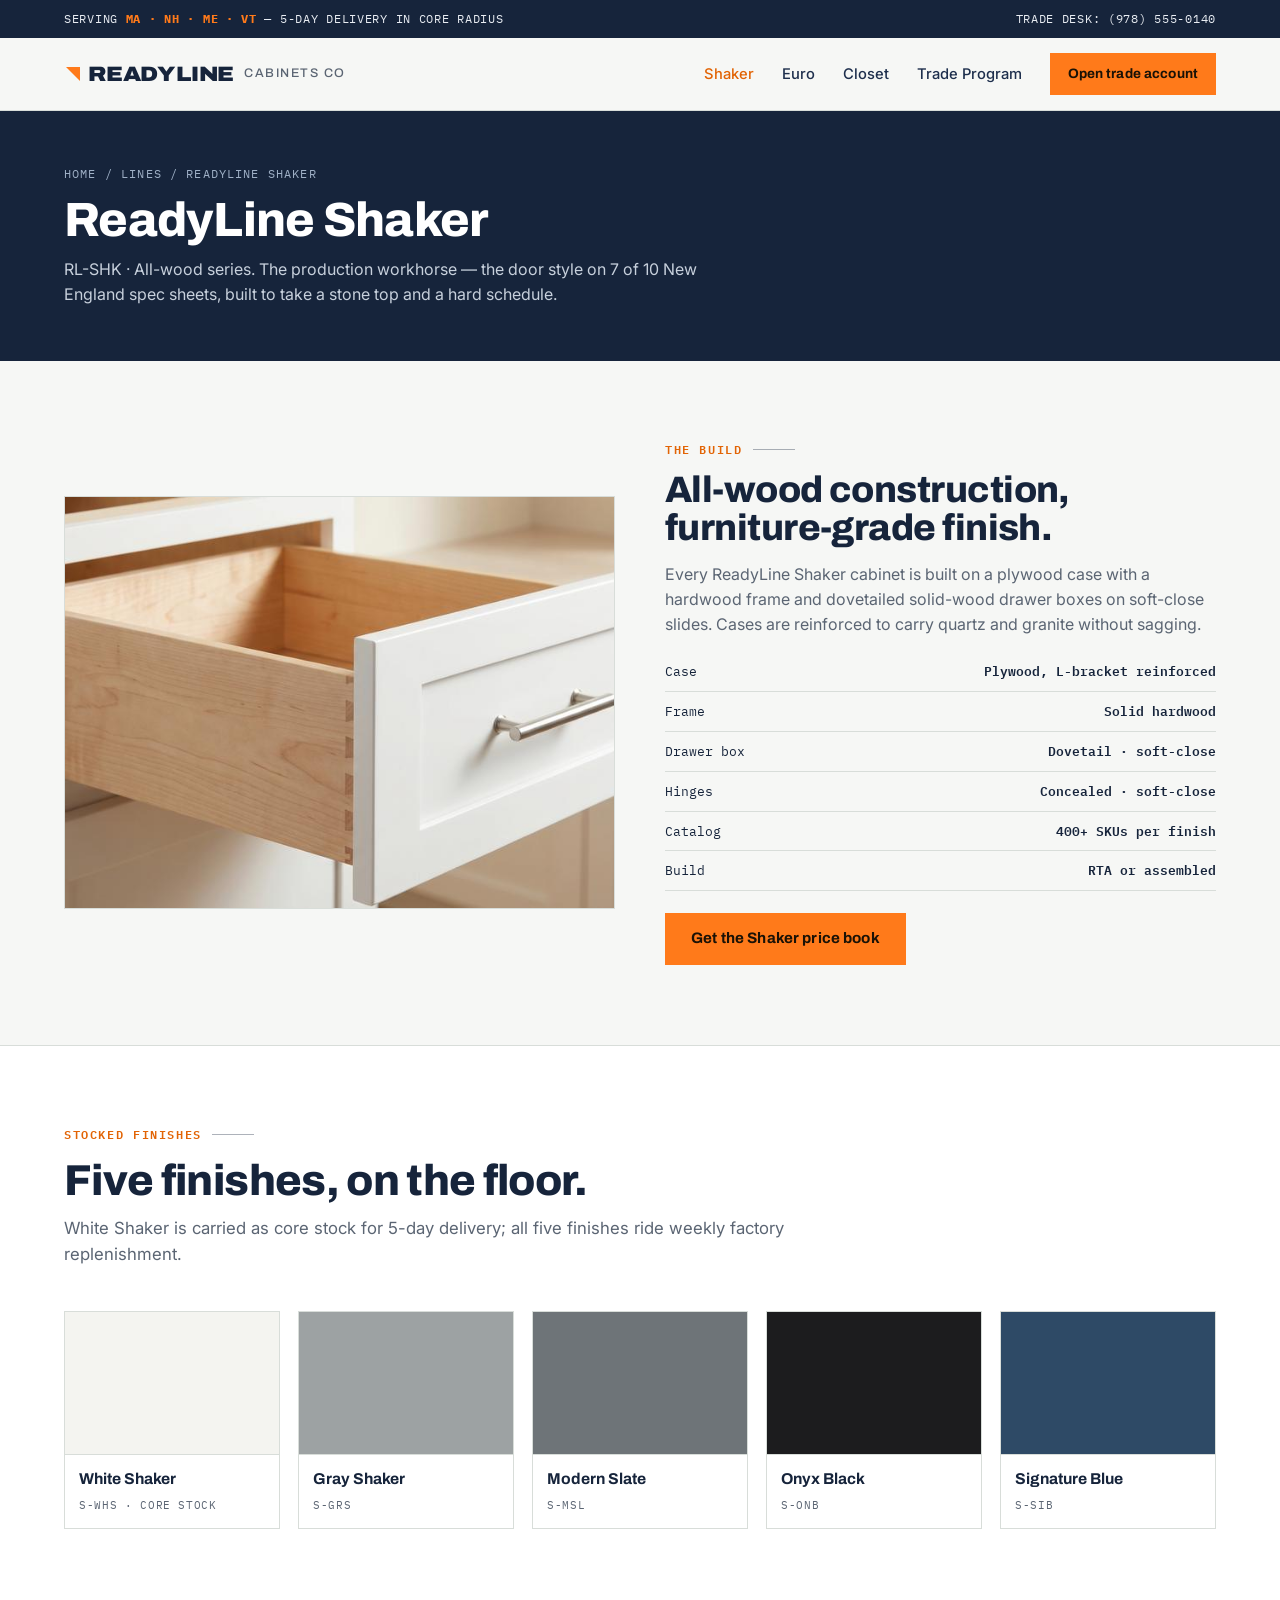
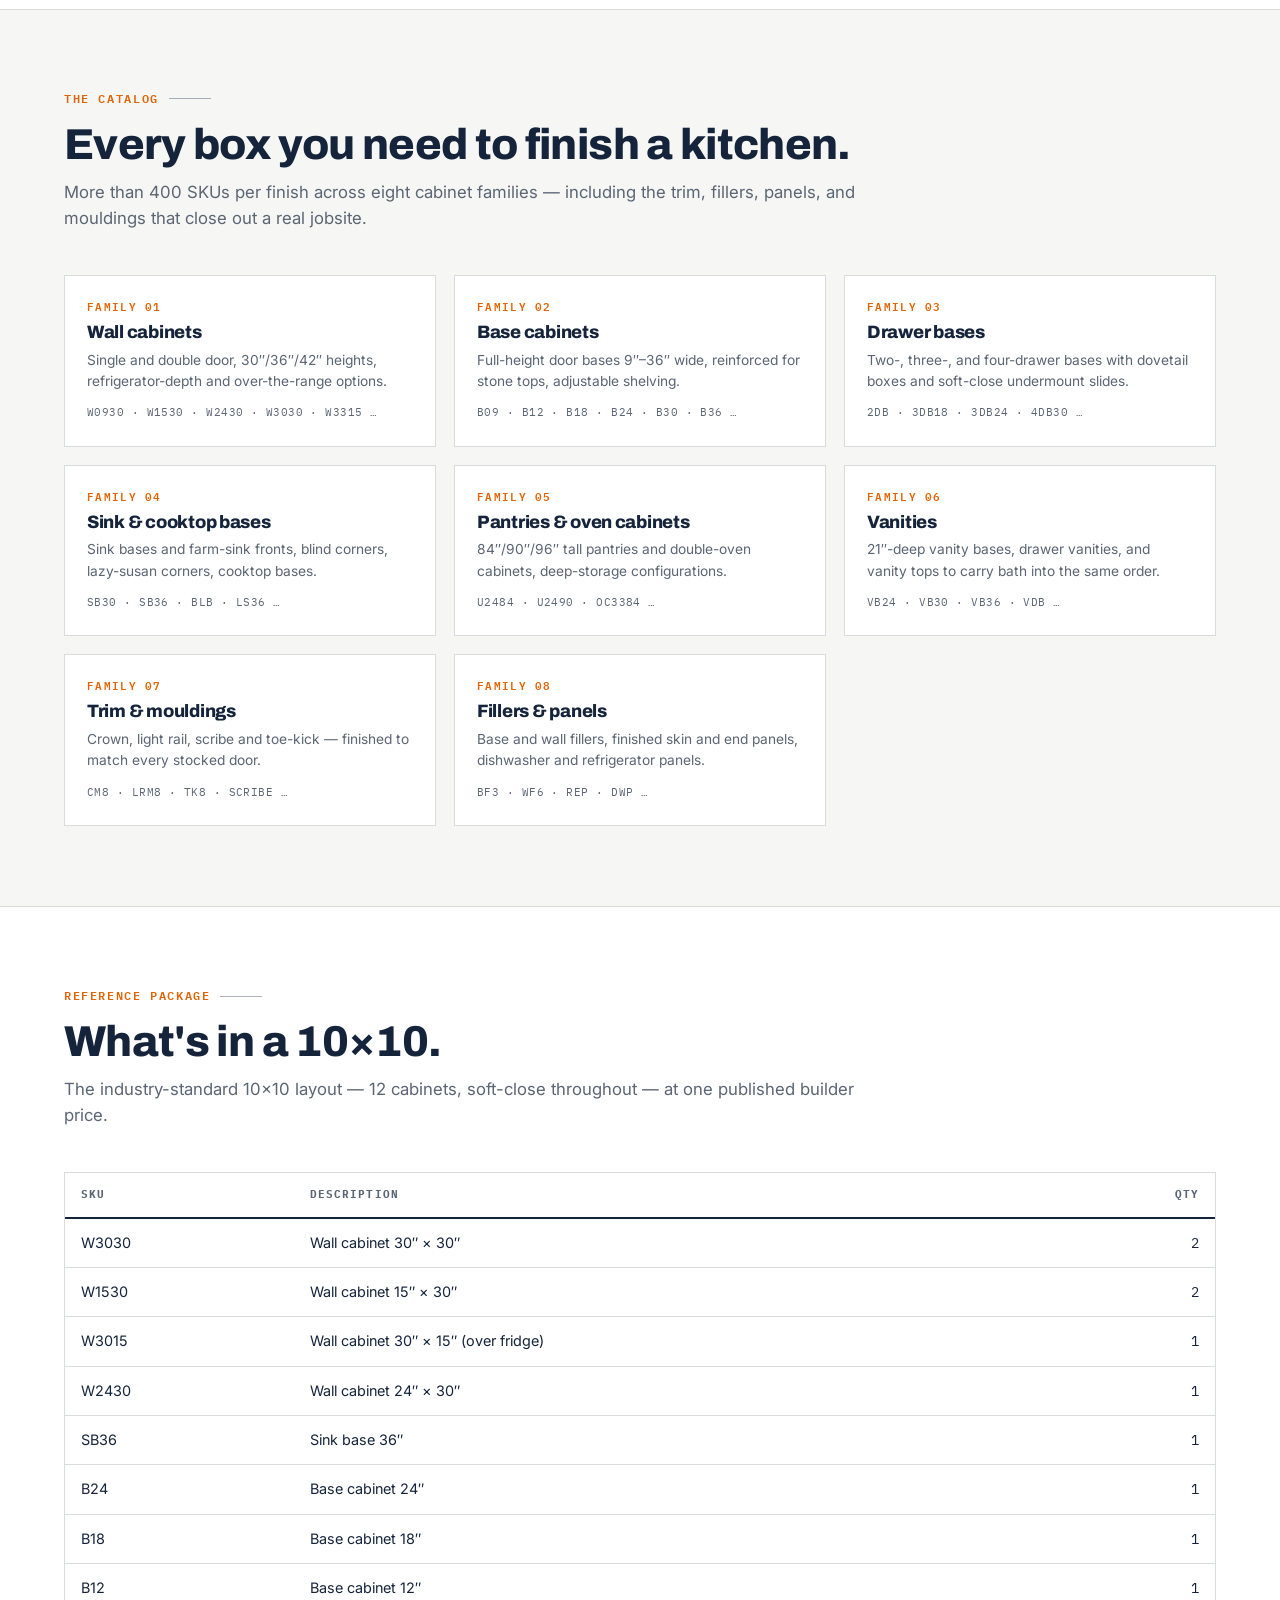
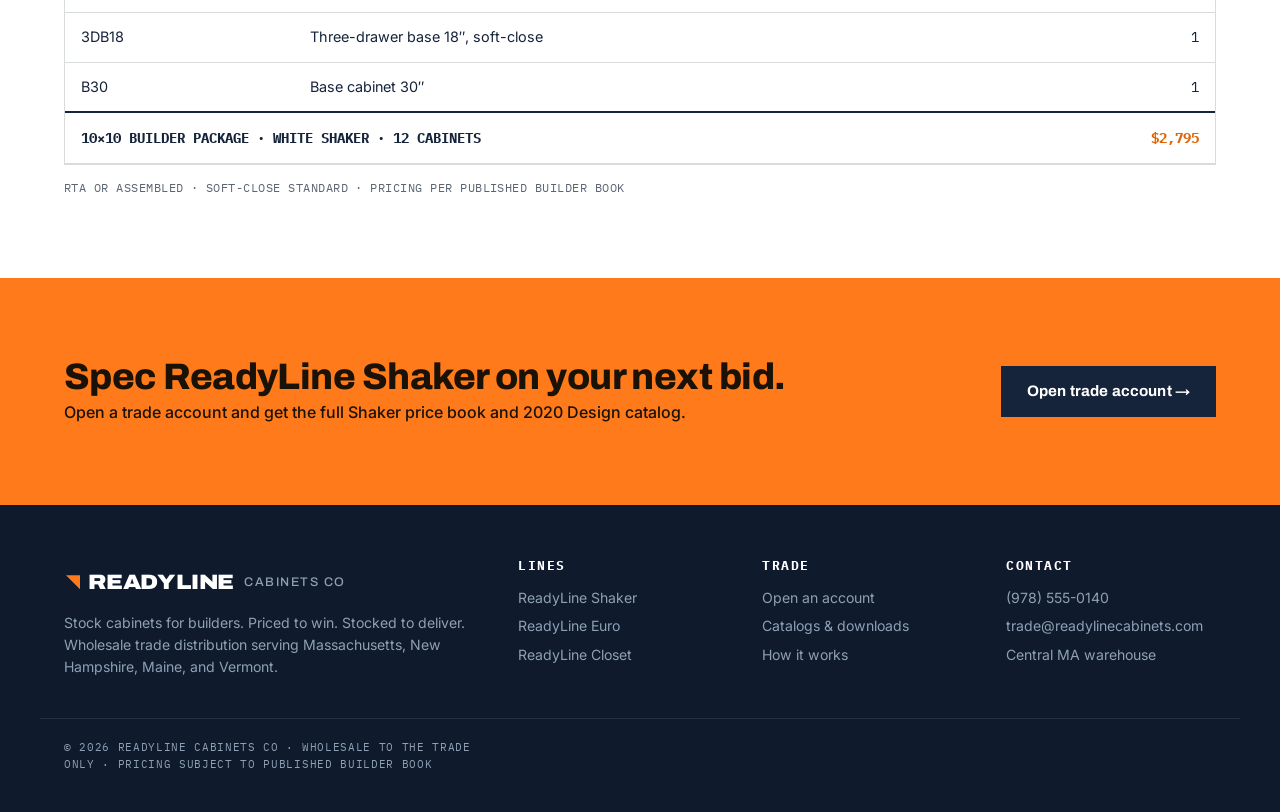
<file: shaker.html>
<!DOCTYPE html>
<html lang="en">
<head>
<meta charset="UTF-8">
<meta name="viewport" content="width=device-width, initial-scale=1.0">
<title>ReadyLine Shaker — All-Wood Cabinet Line | ReadyLine Cabinets Co</title>
<meta name="description" content="ReadyLine Shaker: all-wood plywood-case cabinets with dovetail drawers and soft-close hardware, in five stocked finishes. 400+ SKUs per finish. 10×10 from $2,795.">
<link rel="preconnect" href="https://fonts.googleapis.com">
<link rel="preconnect" href="https://fonts.gstatic.com" crossorigin>
<link href="https://fonts.googleapis.com/css2?family=Archivo:wdth,wght@75..125,400..900&family=Inter:wght@400;500;600&family=IBM+Plex+Mono:wght@400;500;600&display=swap" rel="stylesheet">
<link rel="stylesheet" href="style.css">
</head>
<body>

<div class="util">
  <div class="wrap">
    <div>SERVING <b>MA · NH · ME · VT</b> — 5-DAY DELIVERY IN CORE RADIUS</div>
    <div class="right mono"><a href="tel:+19785550140">TRADE DESK: (978) 555-0140</a></div>
  </div>
</div>

<nav>
  <div class="wrap">
    <a class="logo" href="index.html"><span class="tick"></span>READYLINE<span>CABINETS CO</span></a>
    <div class="navlinks">
      <a href="shaker.html" class="active">Shaker</a>
      <a href="euro.html">Euro</a>
      <a href="closet.html">Closet</a>
      <a href="trade.html">Trade Program</a>
      <a class="btn btn-orange btn-sm" href="trade.html#account">Open trade account</a>
    </div>
  </div>
</nav>

<section class="pintro">
  <div class="wrap">
    <div class="crumb"><a href="index.html">Home</a> / Lines / ReadyLine Shaker</div>
    <h1>ReadyLine Shaker</h1>
    <p>RL-SHK · All-wood series. The production workhorse — the door style on 7 of 10 New England spec sheets, built to take a stone top and a hard schedule.</p>
  </div>
</section>

<section>
  <div class="wrap">
    <div class="split">
      <div class="pic"><img src="assets/drawer.svg" alt="ReadyLine Shaker cabinet detail"></div>
      <div class="txt">
        <div class="eyebrow">The Build</div>
        <h2>All-wood construction, furniture-grade finish.</h2>
        <p>Every ReadyLine Shaker cabinet is built on a plywood case with a hardwood frame and dovetailed solid-wood drawer boxes on soft-close slides. Cases are reinforced to carry quartz and granite without sagging.</p>
        <ul>
          <li><span>Case</span><span>Plywood, L-bracket reinforced</span></li>
          <li><span>Frame</span><span>Solid hardwood</span></li>
          <li><span>Drawer box</span><span>Dovetail · soft-close</span></li>
          <li><span>Hinges</span><span>Concealed · soft-close</span></li>
          <li><span>Catalog</span><span>400+ SKUs per finish</span></li>
          <li><span>Build</span><span>RTA or assembled</span></li>
        </ul>
        <a class="btn btn-orange" href="trade.html#account">Get the Shaker price book</a>
      </div>
    </div>
  </div>
</section>

<section style="background:var(--card);border-top:1px solid var(--line);border-bottom:1px solid var(--line)">
  <div class="wrap">
    <div class="sec-head">
      <div class="eyebrow">Stocked Finishes</div>
      <h2>Five finishes, on the floor.</h2>
      <p>White Shaker is carried as core stock for 5-day delivery; all five finishes ride weekly factory replenishment.</p>
    </div>
    <div class="fin-grid">
      <div class="fin"><div class="sw" style="background:#F4F4F0"></div><div class="nm"><b>White Shaker</b><small>S-WHS · Core stock</small></div></div>
      <div class="fin"><div class="sw" style="background:#9DA2A3"></div><div class="nm"><b>Gray Shaker</b><small>S-GRS</small></div></div>
      <div class="fin"><div class="sw" style="background:#6E7478"></div><div class="nm"><b>Modern Slate</b><small>S-MSL</small></div></div>
      <div class="fin"><div class="sw" style="background:#1C1C1E"></div><div class="nm"><b>Onyx Black</b><small>S-ONB</small></div></div>
      <div class="fin"><div class="sw" style="background:#2E4A66"></div><div class="nm"><b>Signature Blue</b><small>S-SIB</small></div></div>
    </div>
  </div>
</section>

<section>
  <div class="wrap">
    <div class="sec-head">
      <div class="eyebrow">The Catalog</div>
      <h2>Every box you need to finish a kitchen.</h2>
      <p>More than 400 SKUs per finish across eight cabinet families — including the trim, fillers, panels, and mouldings that close out a real jobsite.</p>
    </div>
    <div class="cats">
      <div class="cat"><div class="k">FAMILY 01</div><h4>Wall cabinets</h4><p>Single and double door, 30″/36″/42″ heights, refrigerator-depth and over-the-range options.</p><div class="skus">W0930 · W1530 · W2430 · W3030 · W3315 …</div></div>
      <div class="cat"><div class="k">FAMILY 02</div><h4>Base cabinets</h4><p>Full-height door bases 9″–36″ wide, reinforced for stone tops, adjustable shelving.</p><div class="skus">B09 · B12 · B18 · B24 · B30 · B36 …</div></div>
      <div class="cat"><div class="k">FAMILY 03</div><h4>Drawer bases</h4><p>Two-, three-, and four-drawer bases with dovetail boxes and soft-close undermount slides.</p><div class="skus">2DB · 3DB18 · 3DB24 · 4DB30 …</div></div>
      <div class="cat"><div class="k">FAMILY 04</div><h4>Sink &amp; cooktop bases</h4><p>Sink bases and farm-sink fronts, blind corners, lazy-susan corners, cooktop bases.</p><div class="skus">SB30 · SB36 · BLB · LS36 …</div></div>
      <div class="cat"><div class="k">FAMILY 05</div><h4>Pantries &amp; oven cabinets</h4><p>84″/90″/96″ tall pantries and double-oven cabinets, deep-storage configurations.</p><div class="skus">U2484 · U2490 · OC3384 …</div></div>
      <div class="cat"><div class="k">FAMILY 06</div><h4>Vanities</h4><p>21″-deep vanity bases, drawer vanities, and vanity tops to carry bath into the same order.</p><div class="skus">VB24 · VB30 · VB36 · VDB …</div></div>
      <div class="cat"><div class="k">FAMILY 07</div><h4>Trim &amp; mouldings</h4><p>Crown, light rail, scribe and toe-kick — finished to match every stocked door.</p><div class="skus">CM8 · LRM8 · TK8 · SCRIBE …</div></div>
      <div class="cat"><div class="k">FAMILY 08</div><h4>Fillers &amp; panels</h4><p>Base and wall fillers, finished skin and end panels, dishwasher and refrigerator panels.</p><div class="skus">BF3 · WF6 · REP · DWP …</div></div>
    </div>
  </div>
</section>

<section style="background:var(--card);border-top:1px solid var(--line)">
  <div class="wrap">
    <div class="sec-head">
      <div class="eyebrow">Reference Package</div>
      <h2>What's in a 10×10.</h2>
      <p>The industry-standard 10×10 layout — 12 cabinets, soft-close throughout — at one published builder price.</p>
    </div>
    <div class="tbl-wrap">
      <table class="spec">
        <thead><tr><th>SKU</th><th>Description</th><th class="r">Qty</th></tr></thead>
        <tbody>
          <tr><td>W3030</td><td>Wall cabinet 30″ × 30″</td><td class="r">2</td></tr>
          <tr><td>W1530</td><td>Wall cabinet 15″ × 30″</td><td class="r">2</td></tr>
          <tr><td>W3015</td><td>Wall cabinet 30″ × 15″ (over fridge)</td><td class="r">1</td></tr>
          <tr><td>W2430</td><td>Wall cabinet 24″ × 30″</td><td class="r">1</td></tr>
          <tr><td>SB36</td><td>Sink base 36″</td><td class="r">1</td></tr>
          <tr><td>B24</td><td>Base cabinet 24″</td><td class="r">1</td></tr>
          <tr><td>B18</td><td>Base cabinet 18″</td><td class="r">1</td></tr>
          <tr><td>B12</td><td>Base cabinet 12″</td><td class="r">1</td></tr>
          <tr><td>3DB18</td><td>Three-drawer base 18″, soft-close</td><td class="r">1</td></tr>
          <tr><td>B30</td><td>Base cabinet 30″</td><td class="r">1</td></tr>
        </tbody>
        <tfoot><tr><td colspan="2">10×10 BUILDER PACKAGE · WHITE SHAKER · 12 CABINETS</td><td class="r">$2,795</td></tr></tfoot>
      </table>
    </div>
    <p class="mono" style="font-size:.74rem;color:var(--slate);margin-top:14px;letter-spacing:.04em">RTA OR ASSEMBLED · SOFT-CLOSE STANDARD · PRICING PER PUBLISHED BUILDER BOOK</p>
  </div>
</section>

<section class="band">
  <div class="wrap">
    <div><h2>Spec ReadyLine Shaker on your next bid.</h2><p>Open a trade account and get the full Shaker price book and 2020 Design catalog.</p></div>
    <a class="btn" href="trade.html#account">Open trade account →</a>
  </div>
</section>

<footer>
  <div class="wrap">
    <div>
      <a class="logo" href="index.html"><span class="tick"></span>READYLINE<span style="color:#8FA0B6">CABINETS CO</span></a>
      <p style="margin-top:14px;max-width:30rem">Stock cabinets for builders. Priced to win. Stocked to deliver. Wholesale trade distribution serving Massachusetts, New Hampshire, Maine, and Vermont.</p>
    </div>
    <div><h4>Lines</h4><a href="shaker.html">ReadyLine Shaker</a><a href="euro.html">ReadyLine Euro</a><a href="closet.html">ReadyLine Closet</a></div>
    <div><h4>Trade</h4><a href="trade.html#account">Open an account</a><a href="trade.html#catalogs">Catalogs &amp; downloads</a><a href="trade.html#how">How it works</a></div>
    <div><h4>Contact</h4><a href="tel:+19785550140">(978) 555-0140</a><a href="mailto:trade@readylinecabinets.com">trade@readylinecabinets.com</a><a href="trade.html#contact">Central MA warehouse</a></div>
  </div>
  <div class="wrap foot-note">© 2026 READYLINE CABINETS CO · WHOLESALE TO THE TRADE ONLY · PRICING SUBJECT TO PUBLISHED BUILDER BOOK</div>
</footer>
</body>
</html>
</file>
<file: style.css>
/* ReadyLine Cabinets Co — shared stylesheet
   Brand: steel navy + safety orange + cool paper white, industrial cut-sheet aesthetic */
:root{
  --ink:#16243B; --ink2:#1E2F4D; --paper:#F6F7F5; --card:#FFFFFF;
  --line:#D8DDD9; --slate:#5B6573; --accent:#FF7A1A; --accent-d:#E26405;
  --ok:#1E7F4F; --foot:#0F1A2C; --hi:#FFF4EA;
  --disp:'Archivo',sans-serif; --body:'Inter',sans-serif; --mono:'IBM Plex Mono',monospace;
}
*{margin:0;padding:0;box-sizing:border-box}
html{scroll-behavior:smooth}
body{font-family:var(--body);color:var(--ink);background:var(--paper);line-height:1.55;font-size:16px}
img{max-width:100%;display:block}
a{color:inherit;text-decoration:none}
.wrap{max-width:1200px;margin:0 auto;padding:0 24px}
.mono{font-family:var(--mono)}
h1,h2,h3,h4{font-family:var(--disp);font-weight:800;line-height:1.05;letter-spacing:-.015em}
section{padding:80px 0}
.eyebrow{font-family:var(--mono);font-size:.72rem;font-weight:600;letter-spacing:.14em;text-transform:uppercase;color:var(--accent-d);display:flex;align-items:center;gap:10px}
.eyebrow::after{content:"";flex:0 0 42px;height:1px;background:var(--ink);opacity:.35}
.eyebrow.light{color:var(--accent)}
.eyebrow.light::after{background:#fff;opacity:.3}
.sec-head{max-width:50rem;margin-bottom:44px}
.sec-head h2{font-size:clamp(1.9rem,3.4vw,2.7rem);margin:14px 0 12px}
.sec-head p{color:var(--slate);font-size:1.05rem}
.btn{display:inline-block;font-family:var(--disp);font-weight:700;font-size:.95rem;letter-spacing:.01em;cursor:pointer;border:none;padding:14px 26px;transition:transform .15s ease,background .15s ease,color .15s ease}
.btn-orange{background:var(--accent);color:#1A1206}
.btn-orange:hover{background:var(--accent-d);color:#fff;transform:translateY(-1px)}
.btn-ghost{background:transparent;color:var(--ink);box-shadow:inset 0 0 0 2px var(--ink)}
.btn-ghost:hover{background:var(--ink);color:#fff}
.btn-ghost.light{color:#fff;box-shadow:inset 0 0 0 2px rgba(255,255,255,.6)}
.btn-ghost.light:hover{background:#fff;color:var(--ink)}
.btn-sm{padding:10px 18px;font-size:.85rem}
.reveal{opacity:0;transform:translateY(18px);transition:opacity .6s ease,transform .6s ease}
.reveal.in{opacity:1;transform:none}
@media (prefers-reduced-motion: reduce){.reveal{opacity:1;transform:none;transition:none}}

/* ---------- utility bar ---------- */
.util{background:var(--ink);color:#E9EDF3;font-family:var(--mono);font-size:.74rem;letter-spacing:.06em}
.util .wrap{display:flex;justify-content:space-between;align-items:center;height:38px}
.util b{color:var(--accent)}
@media(max-width:640px){.util .right{display:none}}

/* ---------- nav ---------- */
nav{position:sticky;top:0;z-index:50;background:rgba(246,247,245,.92);backdrop-filter:blur(8px);border-bottom:1px solid var(--line)}
nav .wrap{display:flex;align-items:center;justify-content:space-between;height:72px}
.logo{font-family:var(--disp);font-weight:900;font-stretch:115%;font-size:1.3rem;letter-spacing:-.01em;display:flex;align-items:center;gap:8px}
.logo .tick{width:14px;height:14px;background:var(--accent);clip-path:polygon(0 0,100% 0,100% 100%)}
.logo span{color:var(--slate);font-weight:500;font-stretch:100%;font-size:.78rem;letter-spacing:.12em;margin-left:2px}
.navlinks{display:flex;gap:28px;align-items:center}
.navlinks a:not(.btn){font-size:.92rem;font-weight:500;color:var(--ink2)}
.navlinks a:not(.btn):hover,.navlinks a.active{color:var(--accent-d)}
@media(max-width:920px){.navlinks a:not(.btn){display:none}}

/* ---------- hero (generic) ---------- */
.hero{position:relative;color:#fff;overflow:hidden}
.hero .bg{position:absolute;inset:0;z-index:0}
.hero .bg img{width:100%;height:100%;object-fit:cover}
.hero .bg::after{content:"";position:absolute;inset:0;background:linear-gradient(90deg,rgba(15,21,33,.92) 0%,rgba(15,21,33,.74) 42%,rgba(15,21,33,.30) 100%)}
.hero .wrap{position:relative;z-index:1;padding:96px 24px}
.hero.tall .wrap{padding:130px 24px}
.hero h1{font-size:clamp(2.4rem,5vw,3.8rem);font-stretch:108%;max-width:18ch}
.hero h1 .price{color:var(--accent)}
.hero p.lede{margin:20px 0 28px;font-size:1.1rem;color:#D6DCE6;max-width:36rem}
.hero .ctas{display:flex;gap:14px;flex-wrap:wrap}
.hero .states{margin-top:30px;font-family:var(--mono);font-size:.76rem;letter-spacing:.1em;color:#9FB0C6}
.hero .states b{color:#fff}

/* ---------- trust strip ---------- */
.strip{background:var(--ink);color:#fff}
.strip .wrap{display:grid;grid-template-columns:repeat(4,1fr)}
.strip .cell{padding:24px 20px;border-left:1px solid rgba(255,255,255,.12)}
.strip .cell:first-child{border-left:none}
.strip .num{font-family:var(--disp);font-weight:800;font-size:1.5rem;color:var(--accent)}
.strip .cap{font-family:var(--mono);font-size:.7rem;letter-spacing:.1em;color:#ADBACB;text-transform:uppercase;margin-top:4px}
@media(max-width:760px){.strip .wrap{grid-template-columns:repeat(2,1fr)}.strip .cell:nth-child(3){border-left:none}}

/* ---------- lines / cards ---------- */
.lines{display:grid;grid-template-columns:repeat(3,1fr);gap:22px}
.linecard{background:var(--card);border:1px solid var(--line);display:flex;flex-direction:column;transition:transform .18s ease,box-shadow .18s ease}
.linecard:hover{transform:translateY(-4px);box-shadow:0 16px 40px rgba(22,36,59,.12)}
.linecard .pic{aspect-ratio:16/10;overflow:hidden;position:relative}
.linecard .pic img{width:100%;height:100%;object-fit:cover;transition:transform .4s ease}
.linecard:hover .pic img{transform:scale(1.04)}
.linecard .pic .band{position:absolute;left:0;top:0;height:7px;width:100%}
.lc-pad{padding:24px 24px 26px;display:flex;flex-direction:column;flex:1}
.lc-code{font-family:var(--mono);font-size:.7rem;letter-spacing:.14em;color:var(--slate)}
.linecard h3{font-size:1.4rem;margin:8px 0 10px;font-stretch:106%}
.linecard p{font-size:.92rem;color:var(--slate)}
.lc-foot{margin-top:auto;padding-top:20px;display:flex;justify-content:space-between;align-items:center}
.lc-from{font-family:var(--mono);font-size:.74rem;color:var(--slate)}
.lc-from b{display:block;font-family:var(--disp);font-size:1.3rem;color:var(--ink)}
@media(max-width:980px){.lines{grid-template-columns:1fr;max-width:520px;margin:0 auto}}

/* ---------- split feature ---------- */
.split{display:grid;grid-template-columns:1fr 1fr;gap:50px;align-items:center}
.split.rev .txt{order:2}
.split .pic{aspect-ratio:4/3;overflow:hidden;border:1px solid var(--line)}
.split .pic img{width:100%;height:100%;object-fit:cover}
.split h2{font-size:clamp(1.7rem,3vw,2.3rem);margin:12px 0 14px}
.split p{color:var(--slate);margin-bottom:14px}
.split ul{list-style:none;margin:16px 0 22px;font-family:var(--mono);font-size:.84rem}
.split ul li{padding:9px 0;border-bottom:1px solid var(--line);display:flex;justify-content:space-between;gap:18px}
.split ul li span:last-child{color:var(--ink);font-weight:600;text-align:right}
@media(max-width:860px){.split{grid-template-columns:1fr;gap:26px}.split.rev .txt{order:0}}

/* ---------- finishes ---------- */
.fin-grid{display:grid;grid-template-columns:repeat(5,1fr);gap:18px}
.fin{background:var(--card);border:1px solid var(--line)}
.fin .sw{aspect-ratio:3/2;border-bottom:1px solid var(--line)}
.fin .nm{padding:12px 14px}
.fin .nm b{display:block;font-family:var(--disp);font-size:.98rem}
.fin .nm small{font-family:var(--mono);font-size:.68rem;letter-spacing:.06em;color:var(--slate);text-transform:uppercase}
@media(max-width:860px){.fin-grid{grid-template-columns:repeat(3,1fr)}}
@media(max-width:520px){.fin-grid{grid-template-columns:repeat(2,1fr)}}

/* ---------- category grid ---------- */
.cats{display:grid;grid-template-columns:repeat(3,1fr);gap:18px}
.cat{background:var(--card);border:1px solid var(--line);padding:22px 22px 24px;transition:border-color .15s ease}
.cat:hover{border-color:var(--accent)}
.cat .k{font-family:var(--mono);font-size:.68rem;letter-spacing:.12em;color:var(--accent-d);font-weight:600}
.cat h4{font-size:1.12rem;margin:8px 0 8px}
.cat p{font-size:.86rem;color:var(--slate)}
.cat .skus{margin-top:12px;font-family:var(--mono);font-size:.7rem;color:var(--slate);letter-spacing:.04em}
@media(max-width:860px){.cats{grid-template-columns:repeat(2,1fr)}}
@media(max-width:520px){.cats{grid-template-columns:1fr}}

/* ---------- spec table ---------- */
.tbl-wrap{overflow-x:auto;border:1px solid var(--line);background:var(--card)}
table.spec{width:100%;border-collapse:collapse;font-size:.9rem}
.spec th,.spec td{padding:13px 16px;text-align:left;border-bottom:1px solid var(--line)}
.spec thead th{font-family:var(--mono);font-size:.7rem;letter-spacing:.1em;text-transform:uppercase;color:var(--slate);border-bottom:2px solid var(--ink)}
.spec td.r,.spec th.r{text-align:right;font-family:var(--mono)}
.spec tbody tr:hover{background:var(--hi)}
.spec tfoot td{padding:14px 16px;font-weight:700;border-top:2px solid var(--ink);font-family:var(--mono)}
.spec tfoot td.r{color:var(--accent-d)}

/* ---------- steps ---------- */
.steps{display:grid;grid-template-columns:repeat(4,1fr);gap:22px}
.step{border-top:3px solid var(--ink);padding-top:18px}
.step .k{font-family:var(--mono);font-size:.72rem;letter-spacing:.12em;color:var(--accent-d);font-weight:600}
.step h3{font-size:1.1rem;margin:8px 0 8px}
.step p{font-size:.9rem;color:var(--slate)}
@media(max-width:860px){.steps{grid-template-columns:repeat(2,1fr)}}
@media(max-width:520px){.steps{grid-template-columns:1fr}}

/* ---------- callout band w/ image ---------- */
.callout{position:relative;color:#fff;overflow:hidden;background:var(--ink)}
.callout .bg{position:absolute;inset:0;z-index:0;opacity:.28}
.callout .bg img{width:100%;height:100%;object-fit:cover}
.callout .wrap{position:relative;z-index:1;display:grid;grid-template-columns:1.1fr .9fr;gap:40px;align-items:center}
.callout h2{font-size:clamp(1.8rem,3vw,2.5rem);margin-bottom:14px}
.callout p{color:#C7D0DC;max-width:34rem}
.callout .nums{display:grid;grid-template-columns:1fr 1fr;gap:22px}
.callout .nums .n{font-family:var(--disp);font-weight:800;font-size:2rem;color:var(--accent)}
.callout .nums .l{font-family:var(--mono);font-size:.72rem;letter-spacing:.08em;color:#ADBACB;text-transform:uppercase;margin-top:2px}
@media(max-width:860px){.callout .wrap{grid-template-columns:1fr;gap:26px}}

/* ---------- compare table ---------- */
.cmp-scroll{overflow-x:auto}
table.cmp{width:100%;border-collapse:collapse;font-size:.92rem;background:var(--card);border:1px solid var(--line)}
.cmp th,.cmp td{padding:15px 16px;text-align:left;border-bottom:1px solid var(--line)}
.cmp thead th{font-family:var(--mono);font-size:.72rem;letter-spacing:.1em;text-transform:uppercase;color:var(--slate);border-bottom:2px solid var(--ink)}
.cmp .rl{background:var(--hi);border-left:3px solid var(--accent);font-weight:600}
.cmp td.y{color:var(--ok);font-weight:600}
.cmp td.n{color:#B23B3B}

/* ---------- cta band ---------- */
.band{background:var(--accent);color:#1A1206}
.band .wrap{display:flex;justify-content:space-between;align-items:center;gap:30px;flex-wrap:wrap}
.band h2{font-size:clamp(1.6rem,3vw,2.3rem)}
.band p{font-weight:500;margin-top:4px}
.band .btn{background:var(--ink);color:#fff}
.band .btn:hover{background:#0D1626}

/* ---------- service area ---------- */
.area{background:var(--ink);color:#fff}
.area .sec-head p{color:#ADBACB}
.stgrid{display:grid;grid-template-columns:repeat(4,1fr);gap:18px}
.st{border:1px solid rgba(255,255,255,.16);padding:24px 22px}
.st .ab{font-family:var(--disp);font-weight:900;font-size:2rem;color:var(--accent)}
.st .nm{font-weight:600;margin:2px 0 10px}
.st .dt{font-family:var(--mono);font-size:.74rem;color:#ADBACB;line-height:1.7}
@media(max-width:860px){.stgrid{grid-template-columns:repeat(2,1fr)}}

/* ---------- faq ---------- */
.faq{max-width:820px}
.faq details{border-bottom:1px solid var(--line);padding:6px 0}
.faq summary{cursor:pointer;font-family:var(--disp);font-weight:700;font-size:1.05rem;padding:16px 0;list-style:none;display:flex;justify-content:space-between;align-items:center}
.faq summary::-webkit-details-marker{display:none}
.faq summary::after{content:"+";font-family:var(--mono);color:var(--accent-d);font-size:1.3rem}
.faq details[open] summary::after{content:"\2013"}
.faq p{color:var(--slate);padding:0 0 18px;font-size:.95rem}

/* ---------- downloads ---------- */
.dls{display:grid;grid-template-columns:repeat(3,1fr);gap:18px}
.dl{background:var(--card);border:1px solid var(--line);padding:22px;display:flex;flex-direction:column;gap:8px}
.dl .ic{width:38px;height:38px;background:var(--ink);color:var(--accent);font-family:var(--mono);font-weight:600;font-size:.7rem;display:flex;align-items:center;justify-content:center}
.dl h4{font-size:1.08rem}
.dl p{font-size:.85rem;color:var(--slate);flex:1}
.dl a{font-family:var(--mono);font-size:.78rem;font-weight:600;color:var(--accent-d);letter-spacing:.04em}
@media(max-width:860px){.dls{grid-template-columns:1fr}}

/* ---------- contact ---------- */
.contact-grid{display:grid;grid-template-columns:1fr 1fr;gap:44px}
.cform label{display:block;font-family:var(--mono);font-size:.72rem;letter-spacing:.08em;text-transform:uppercase;color:var(--slate);margin:14px 0 6px}
.cform input,.cform textarea,.cform select{width:100%;padding:12px 14px;border:1px solid var(--line);background:var(--card);font-family:var(--body);font-size:.95rem;color:var(--ink)}
.cform textarea{min-height:110px;resize:vertical}
.cinfo .row{display:flex;gap:12px;padding:16px 0;border-bottom:1px solid var(--line)}
.cinfo .row .k{font-family:var(--mono);font-size:.72rem;letter-spacing:.08em;text-transform:uppercase;color:var(--slate);width:90px;flex:0 0 90px}
.cinfo .row .v{font-weight:500}
@media(max-width:860px){.contact-grid{grid-template-columns:1fr;gap:26px}}

/* ---------- footer ---------- */
footer{background:var(--foot);color:#8FA0B6;padding:54px 0 38px;font-size:.88rem}
footer .wrap{display:grid;grid-template-columns:2fr 1fr 1fr 1fr;gap:34px}
footer .logo{color:#fff}
footer h4{color:#fff;font-size:.8rem;font-family:var(--mono);letter-spacing:.12em;text-transform:uppercase;margin-bottom:14px}
footer a{display:block;margin:7px 0}
footer a:hover{color:var(--accent)}
.foot-note{border-top:1px solid rgba(255,255,255,.1);margin-top:40px;padding-top:20px;font-family:var(--mono);font-size:.7rem;letter-spacing:.06em}
@media(max-width:860px){footer .wrap{grid-template-columns:1fr 1fr}}

/* page intro band (interior pages) */
.pintro{background:var(--ink);color:#fff;padding:54px 0}
.pintro .crumb{font-family:var(--mono);font-size:.72rem;letter-spacing:.1em;color:#9FB0C6;text-transform:uppercase;margin-bottom:12px}
.pintro .crumb a:hover{color:var(--accent)}
.pintro h1{font-size:clamp(2rem,4vw,3rem)}
.pintro p{color:#C7D0DC;max-width:42rem;margin-top:12px}
</file>
